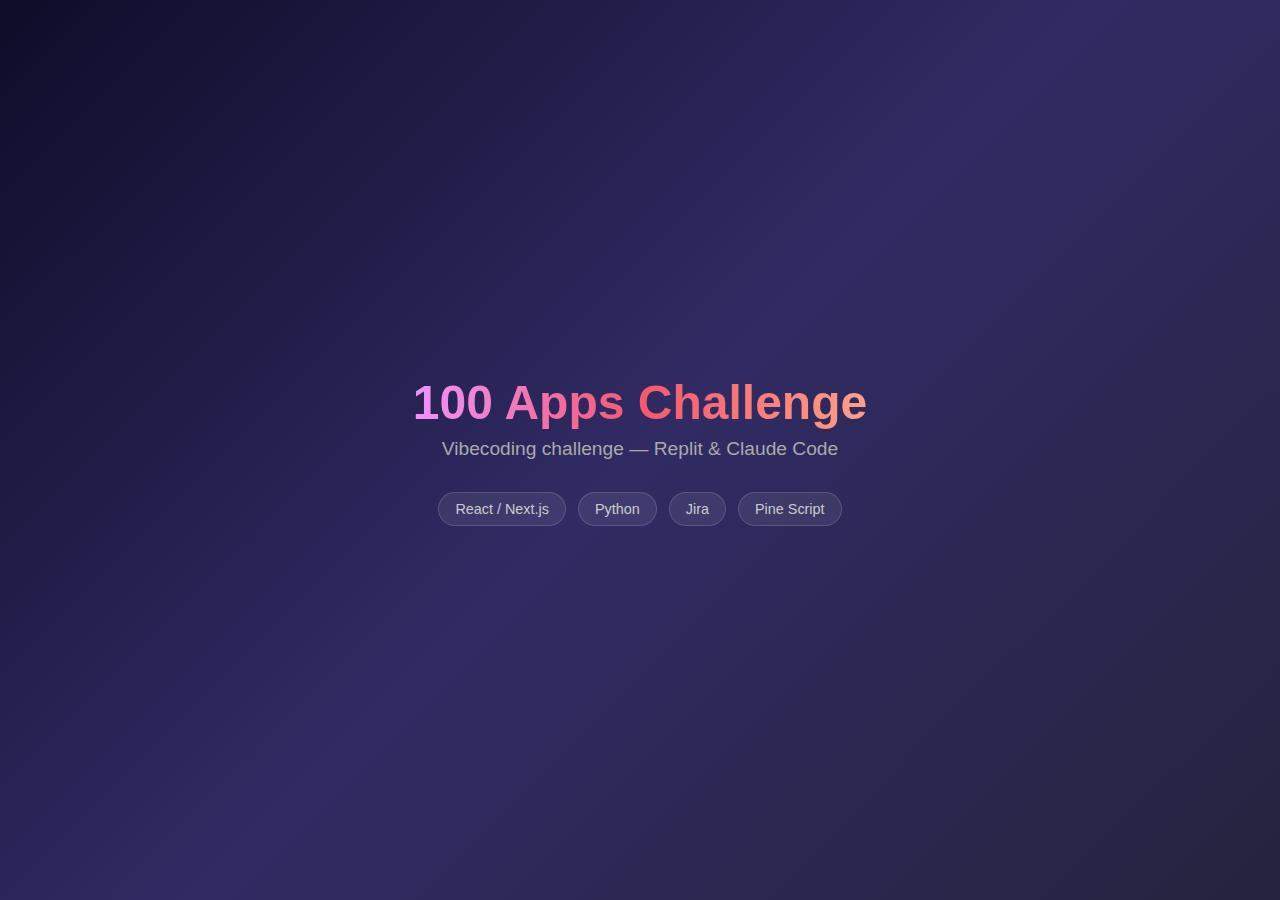
<file: index.html>
<!DOCTYPE html>
<html lang="en">
<head>
  <meta charset="UTF-8">
  <meta name="viewport" content="width=device-width, initial-scale=1.0">
  <title>100 Apps Challenge</title>
  <style>
    * { margin: 0; padding: 0; box-sizing: border-box; }
    body {
      font-family: -apple-system, BlinkMacSystemFont, 'Segoe UI', Roboto, sans-serif;
      background: linear-gradient(135deg, #0f0c29, #302b63, #24243e);
      color: #e0e0e0;
      min-height: 100vh;
      display: flex;
      align-items: center;
      justify-content: center;
    }
    .container {
      text-align: center;
      max-width: 700px;
      padding: 2rem;
    }
    h1 {
      font-size: 3rem;
      margin-bottom: 0.5rem;
      background: linear-gradient(90deg, #f093fb, #f5576c, #fda085);
      -webkit-background-clip: text;
      -webkit-text-fill-color: transparent;
    }
    .subtitle {
      font-size: 1.2rem;
      color: #aaa;
      margin-bottom: 2rem;
    }
    .tech-stack {
      display: flex;
      flex-wrap: wrap;
      gap: 0.75rem;
      justify-content: center;
      margin-top: 1.5rem;
    }
    .badge {
      background: rgba(255,255,255,0.08);
      border: 1px solid rgba(255,255,255,0.15);
      padding: 0.5rem 1rem;
      border-radius: 999px;
      font-size: 0.9rem;
      color: #ccc;
    }
  </style>
</head>
<body>
  <div class="container">
    <h1>100 Apps Challenge</h1>
    <p class="subtitle">Vibecoding challenge — Replit &amp; Claude Code</p>
    <div class="tech-stack">
      <span class="badge">React / Next.js</span>
      <span class="badge">Python</span>
      <span class="badge">Jira</span>
      <span class="badge">Pine Script</span>
    </div>
  </div>
</body>
</html>
</file>
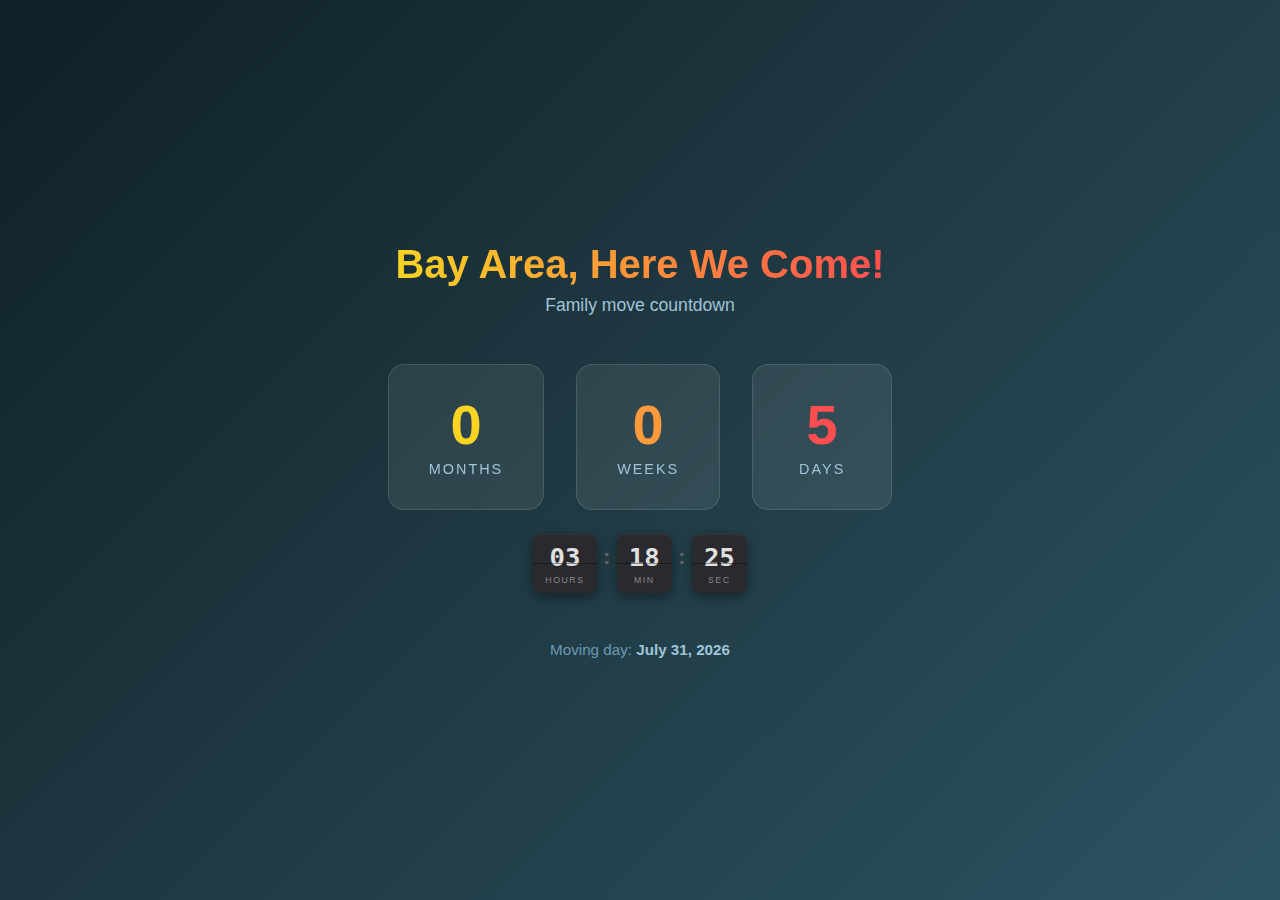
<file: apps/003-move-countdown/index.html>
<!DOCTYPE html>
<html lang="en">
<head>
  <meta charset="UTF-8">
  <meta name="viewport" content="width=device-width, initial-scale=1.0">
  <title>Move Countdown - Bay Area</title>
  <style>
    * { margin: 0; padding: 0; box-sizing: border-box; }

    body {
      font-family: -apple-system, BlinkMacSystemFont, 'Segoe UI', Roboto, sans-serif;
      background: linear-gradient(135deg, #0f2027, #203a43, #2c5364);
      color: #fff;
      min-height: 100vh;
      display: flex;
      flex-direction: column;
      align-items: center;
      justify-content: center;
      padding: 2rem;
    }

    .header {
      text-align: center;
      margin-bottom: 3rem;
    }

    .header h1 {
      font-size: 2.5rem;
      font-weight: 700;
      margin-bottom: 0.5rem;
      background: linear-gradient(90deg, #f9d423, #ff4e50);
      -webkit-background-clip: text;
      -webkit-text-fill-color: transparent;
    }

    .header p {
      font-size: 1.1rem;
      color: #a0c4d8;
    }

    .countdown-main {
      display: flex;
      gap: 2rem;
      flex-wrap: wrap;
      justify-content: center;
    }

    .countdown-item {
      background: rgba(255, 255, 255, 0.08);
      border: 1px solid rgba(255, 255, 255, 0.12);
      border-radius: 1rem;
      padding: 2rem 2.5rem;
      text-align: center;
      min-width: 140px;
      backdrop-filter: blur(10px);
      transition: transform 0.2s ease;
    }

    .countdown-item:hover {
      transform: translateY(-4px);
    }

    .countdown-item .number {
      font-size: 3.5rem;
      font-weight: 800;
      line-height: 1;
      margin-bottom: 0.5rem;
    }

    .countdown-item:nth-child(1) .number { color: #f9d423; }
    .countdown-item:nth-child(2) .number { color: #ff9a3c; }
    .countdown-item:nth-child(3) .number { color: #ff4e50; }

    .countdown-item .label {
      font-size: 0.9rem;
      text-transform: uppercase;
      letter-spacing: 2px;
      color: #a0c4d8;
    }

    .clock-row {
      display: flex;
      align-items: center;
      justify-content: center;
      gap: 0.25rem;
      margin-top: 1.5rem;
    }

    .flip-card {
      background: #2a2a2e;
      border-radius: 0.5rem;
      padding: 0.5rem 0.75rem;
      text-align: center;
      min-width: 50px;
      position: relative;
      box-shadow: 0 4px 12px rgba(0,0,0,0.4), inset 0 1px 0 rgba(255,255,255,0.05);
      overflow: hidden;
    }

    .flip-card::after {
      content: '';
      position: absolute;
      left: 0;
      right: 0;
      top: 50%;
      height: 1px;
      background: rgba(0, 0, 0, 0.4);
      z-index: 2;
    }

    .flip-card .flip-number {
      font-size: 1.6rem;
      font-weight: 700;
      color: #e0e0e0;
      line-height: 1.2;
      font-family: 'SF Mono', 'Menlo', 'Consolas', monospace;
      position: relative;
      z-index: 1;
    }

    .flip-card .flip-label {
      font-size: 0.55rem;
      text-transform: uppercase;
      letter-spacing: 1.5px;
      color: #888;
      margin-top: 0.2rem;
      position: relative;
      z-index: 1;
    }

    .clock-separator {
      font-size: 1.4rem;
      font-weight: 700;
      color: #666;
      padding: 0 0.15rem;
      line-height: 1;
      align-self: center;
      margin-bottom: 0.8rem;
    }

    .move-date {
      margin-top: 3rem;
      text-align: center;
      color: #6b9ab5;
      font-size: 0.95rem;
    }

    .move-date strong {
      color: #a0c4d8;
    }

    .arrived {
      text-align: center;
    }

    .arrived h2 {
      font-size: 3rem;
      background: linear-gradient(90deg, #f9d423, #ff4e50);
      -webkit-background-clip: text;
      -webkit-text-fill-color: transparent;
      margin-bottom: 1rem;
    }

    .arrived p {
      font-size: 1.2rem;
      color: #a0c4d8;
    }

    @media (max-width: 500px) {
      .header h1 { font-size: 1.8rem; }
      .countdown-main { gap: 1rem; }
      .countdown-item {
        padding: 1.5rem 1.8rem;
        min-width: 100px;
      }
      .countdown-item .number { font-size: 2.8rem; }
      .flip-card .flip-number { font-size: 1.2rem; }
      .flip-card { min-width: 40px; padding: 0.4rem 0.5rem; }
    }
  </style>
</head>
<body>
  <div class="header">
    <h1>Bay Area, Here We Come!</h1>
    <p>Family move countdown</p>
  </div>

  <div id="countdown-main" class="countdown-main"></div>
  <div id="countdown-clock" class="clock-row"></div>

  <div class="move-date">
    Moving day: <strong>July 31, 2026</strong>
  </div>

  <script>
    const MOVE_DATE = new Date(2026, 6, 31);

    function pad(n) {
      return String(n).padStart(2, '0');
    }

    function calculateCountdown() {
      const now = new Date();

      if (now >= MOVE_DATE) {
        return null;
      }

      let months = 0;
      let cursor = new Date(now.getFullYear(), now.getMonth(), now.getDate());

      while (true) {
        const next = new Date(cursor.getFullYear(), cursor.getMonth() + 1, cursor.getDate());
        if (next > MOVE_DATE) break;
        if (next.getMonth() !== (cursor.getMonth() + 1) % 12) {
          const lastDay = new Date(cursor.getFullYear(), cursor.getMonth() + 2, 0);
          if (lastDay > MOVE_DATE) break;
          cursor = lastDay;
        } else {
          cursor = next;
        }
        months++;
      }

      const remainingMs = MOVE_DATE - now;
      const daysAfterMonths = Math.floor((MOVE_DATE - cursor) / (1000 * 60 * 60 * 24));
      const weeks = Math.floor(daysAfterMonths / 7);
      const days = daysAfterMonths % 7;

      const dayMs = 1000 * 60 * 60 * 24;
      const subDayMs = remainingMs % dayMs;
      const hours = Math.floor(subDayMs / (1000 * 60 * 60));
      const minutes = Math.floor((subDayMs % (1000 * 60 * 60)) / (1000 * 60));
      const seconds = Math.floor((subDayMs % (1000 * 60)) / 1000);

      return { months, weeks, days, hours, minutes, seconds };
    }

    function render() {
      const mainContainer = document.getElementById('countdown-main');
      const clockContainer = document.getElementById('countdown-clock');
      const result = calculateCountdown();

      if (!result) {
        mainContainer.innerHTML = '';
        clockContainer.innerHTML = '';
        mainContainer.className = 'arrived';
        mainContainer.innerHTML = `
          <h2>Welcome to the Bay Area!</h2>
          <p>The big move is here. Enjoy your new home!</p>
        `;
        return;
      }

      mainContainer.innerHTML = `
        <div class="countdown-item">
          <div class="number">${result.months}</div>
          <div class="label">${result.months === 1 ? 'Month' : 'Months'}</div>
        </div>
        <div class="countdown-item">
          <div class="number">${result.weeks}</div>
          <div class="label">${result.weeks === 1 ? 'Week' : 'Weeks'}</div>
        </div>
        <div class="countdown-item">
          <div class="number">${result.days}</div>
          <div class="label">${result.days === 1 ? 'Day' : 'Days'}</div>
        </div>
      `;

      clockContainer.innerHTML = `
        <div class="flip-card">
          <div class="flip-number">${pad(result.hours)}</div>
          <div class="flip-label">Hours</div>
        </div>
        <div class="clock-separator">:</div>
        <div class="flip-card">
          <div class="flip-number">${pad(result.minutes)}</div>
          <div class="flip-label">Min</div>
        </div>
        <div class="clock-separator">:</div>
        <div class="flip-card">
          <div class="flip-number">${pad(result.seconds)}</div>
          <div class="flip-label">Sec</div>
        </div>
      `;
    }

    render();
    setInterval(render, 1000);
  </script>
</body>
</html>
</file>
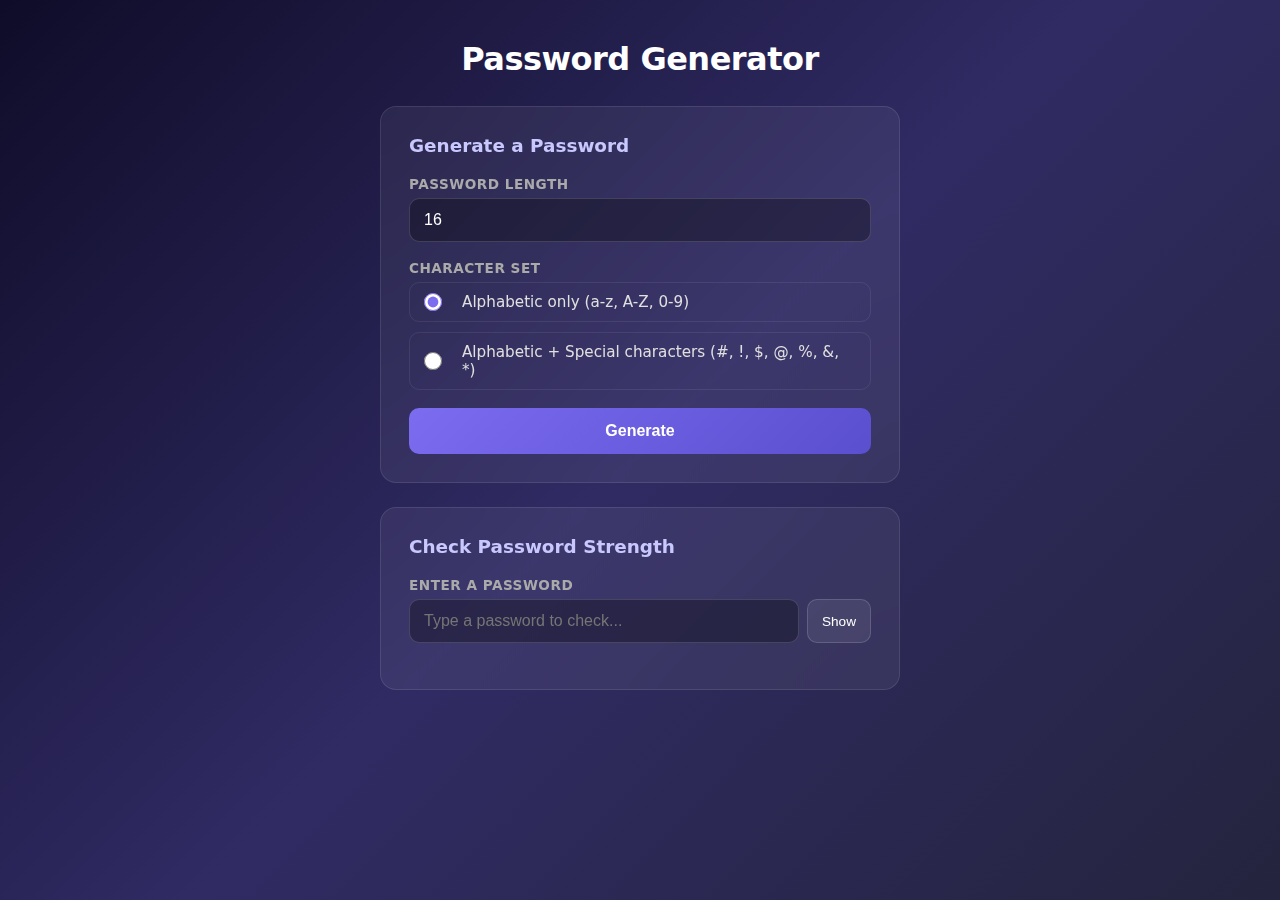
<file: apps/004-password-generator/index.html>
<!DOCTYPE html>
<html lang="en">
<head>
  <meta charset="UTF-8">
  <meta name="viewport" content="width=device-width, initial-scale=1.0">
  <title>Password Generator & Strength Checker</title>
  <link rel="stylesheet" href="style.css">
</head>
<body>
  <div class="container">
    <h1>Password Generator</h1>

    <div class="card">
      <h2>Generate a Password</h2>

      <div class="form-group">
        <label for="length">Password Length</label>
        <input type="number" id="length" min="4" max="128" value="16">
      </div>

      <div class="form-group">
        <label>Character Set</label>
        <div class="radio-group">
          <label class="radio-label">
            <input type="radio" name="charset" value="alpha" checked>
            <span class="radio-custom"></span>
            Alphabetic only (a-z, A-Z, 0-9)
          </label>
          <label class="radio-label">
            <input type="radio" name="charset" value="special">
            <span class="radio-custom"></span>
            Alphabetic + Special characters (#, !, $, @, %, &amp;, *)
          </label>
        </div>
      </div>

      <button id="generateBtn" class="btn">Generate</button>

      <div id="result" class="result hidden">
        <span id="generatedPassword"></span>
        <button id="copyBtn" class="btn-copy" title="Copy to clipboard">Copy</button>
      </div>
    </div>

    <div class="card">
      <h2>Check Password Strength</h2>

      <div class="form-group">
        <label for="checkPassword">Enter a Password</label>
        <div class="password-input-wrap">
          <input type="password" id="checkPassword" placeholder="Type a password to check...">
          <button id="toggleVisibility" class="btn-toggle" title="Show/Hide password">Show</button>
        </div>
      </div>

      <div id="strengthResult" class="strength-result hidden">
        <div class="strength-bar-bg">
          <div id="strengthBar" class="strength-bar"></div>
        </div>
        <p id="strengthLabel" class="strength-label"></p>
        <ul id="strengthDetails" class="strength-details"></ul>
      </div>
    </div>
  </div>

  <script src="app.js"></script>
</body>
</html>
</file>
<file: apps/004-password-generator/style.css>
*, *::before, *::after {
  box-sizing: border-box;
  margin: 0;
  padding: 0;
}

body {
  font-family: 'Segoe UI', system-ui, -apple-system, sans-serif;
  background: linear-gradient(135deg, #0f0c29, #302b63, #24243e);
  min-height: 100vh;
  display: flex;
  justify-content: center;
  align-items: flex-start;
  padding: 40px 16px;
  color: #e0e0e0;
}

.container {
  max-width: 520px;
  width: 100%;
}

h1 {
  text-align: center;
  font-size: 2rem;
  margin-bottom: 28px;
  color: #fff;
  letter-spacing: -0.5px;
}

.card {
  background: rgba(255, 255, 255, 0.06);
  border: 1px solid rgba(255, 255, 255, 0.1);
  border-radius: 16px;
  padding: 28px;
  margin-bottom: 24px;
  backdrop-filter: blur(12px);
}

.card h2 {
  font-size: 1.15rem;
  margin-bottom: 20px;
  color: #c8c8ff;
}

.form-group {
  margin-bottom: 18px;
}

.form-group > label {
  display: block;
  font-size: 0.85rem;
  font-weight: 600;
  margin-bottom: 6px;
  color: #aaa;
  text-transform: uppercase;
  letter-spacing: 0.5px;
}

input[type="number"],
input[type="password"],
input[type="text"] {
  width: 100%;
  padding: 12px 14px;
  border: 1px solid rgba(255, 255, 255, 0.15);
  border-radius: 10px;
  background: rgba(0, 0, 0, 0.3);
  color: #fff;
  font-size: 1rem;
  outline: none;
  transition: border-color 0.2s;
}

input:focus {
  border-color: #7c6cf0;
}

.radio-group {
  display: flex;
  flex-direction: column;
  gap: 10px;
}

.radio-label {
  display: flex;
  align-items: center;
  gap: 10px;
  cursor: pointer;
  font-size: 0.95rem;
  padding: 10px 14px;
  border-radius: 10px;
  border: 1px solid rgba(255, 255, 255, 0.08);
  transition: background 0.2s, border-color 0.2s;
}

.radio-label:hover {
  background: rgba(255, 255, 255, 0.04);
}

.radio-label input[type="radio"] {
  accent-color: #7c6cf0;
  width: 18px;
  height: 18px;
}

.btn {
  width: 100%;
  padding: 14px;
  border: none;
  border-radius: 10px;
  background: linear-gradient(135deg, #7c6cf0, #5a4fcf);
  color: #fff;
  font-size: 1rem;
  font-weight: 600;
  cursor: pointer;
  transition: transform 0.1s, box-shadow 0.2s;
}

.btn:hover {
  box-shadow: 0 4px 20px rgba(124, 108, 240, 0.4);
}

.btn:active {
  transform: scale(0.98);
}

.result {
  margin-top: 18px;
  padding: 14px 16px;
  background: rgba(0, 0, 0, 0.35);
  border-radius: 10px;
  display: flex;
  align-items: center;
  justify-content: space-between;
  gap: 12px;
  word-break: break-all;
}

.result span {
  font-family: 'Courier New', monospace;
  font-size: 1.05rem;
  color: #a8f0a8;
  flex: 1;
  user-select: all;
}

.btn-copy {
  padding: 8px 14px;
  border: 1px solid rgba(255, 255, 255, 0.15);
  border-radius: 8px;
  background: rgba(255, 255, 255, 0.08);
  color: #fff;
  font-size: 0.85rem;
  cursor: pointer;
  white-space: nowrap;
  transition: background 0.2s;
}

.btn-copy:hover {
  background: rgba(255, 255, 255, 0.15);
}

.password-input-wrap {
  display: flex;
  gap: 8px;
}

.password-input-wrap input {
  flex: 1;
}

.btn-toggle {
  padding: 10px 14px;
  border: 1px solid rgba(255, 255, 255, 0.15);
  border-radius: 10px;
  background: rgba(255, 255, 255, 0.08);
  color: #fff;
  font-size: 0.85rem;
  cursor: pointer;
  white-space: nowrap;
  transition: background 0.2s;
}

.btn-toggle:hover {
  background: rgba(255, 255, 255, 0.15);
}

.hidden {
  display: none !important;
}

.strength-result {
  margin-top: 16px;
}

.strength-bar-bg {
  width: 100%;
  height: 10px;
  background: rgba(255, 255, 255, 0.1);
  border-radius: 5px;
  overflow: hidden;
}

.strength-bar {
  height: 100%;
  border-radius: 5px;
  transition: width 0.4s ease, background 0.4s ease;
  width: 0%;
}

.strength-label {
  margin-top: 10px;
  font-size: 1.1rem;
  font-weight: 700;
  text-align: center;
}

.strength-details {
  margin-top: 12px;
  list-style: none;
  display: flex;
  flex-direction: column;
  gap: 4px;
  font-size: 0.88rem;
}

.strength-details li {
  padding: 4px 0;
}

.strength-details li::before {
  margin-right: 8px;
  font-size: 0.8rem;
}

.strength-details li.pass::before {
  content: "\2713";
  color: #6fdd6f;
}

.strength-details li.fail::before {
  content: "\2717";
  color: #f06c6c;
}

.strength-weak { color: #f06c6c; }
.strength-fair { color: #f0c06c; }
.strength-good { color: #8cd8f0; }
.strength-strong { color: #6fdd6f; }

.bar-weak { background: #f06c6c; }
.bar-fair { background: #f0c06c; }
.bar-good { background: #8cd8f0; }
.bar-strong { background: #6fdd6f; }
</file>
